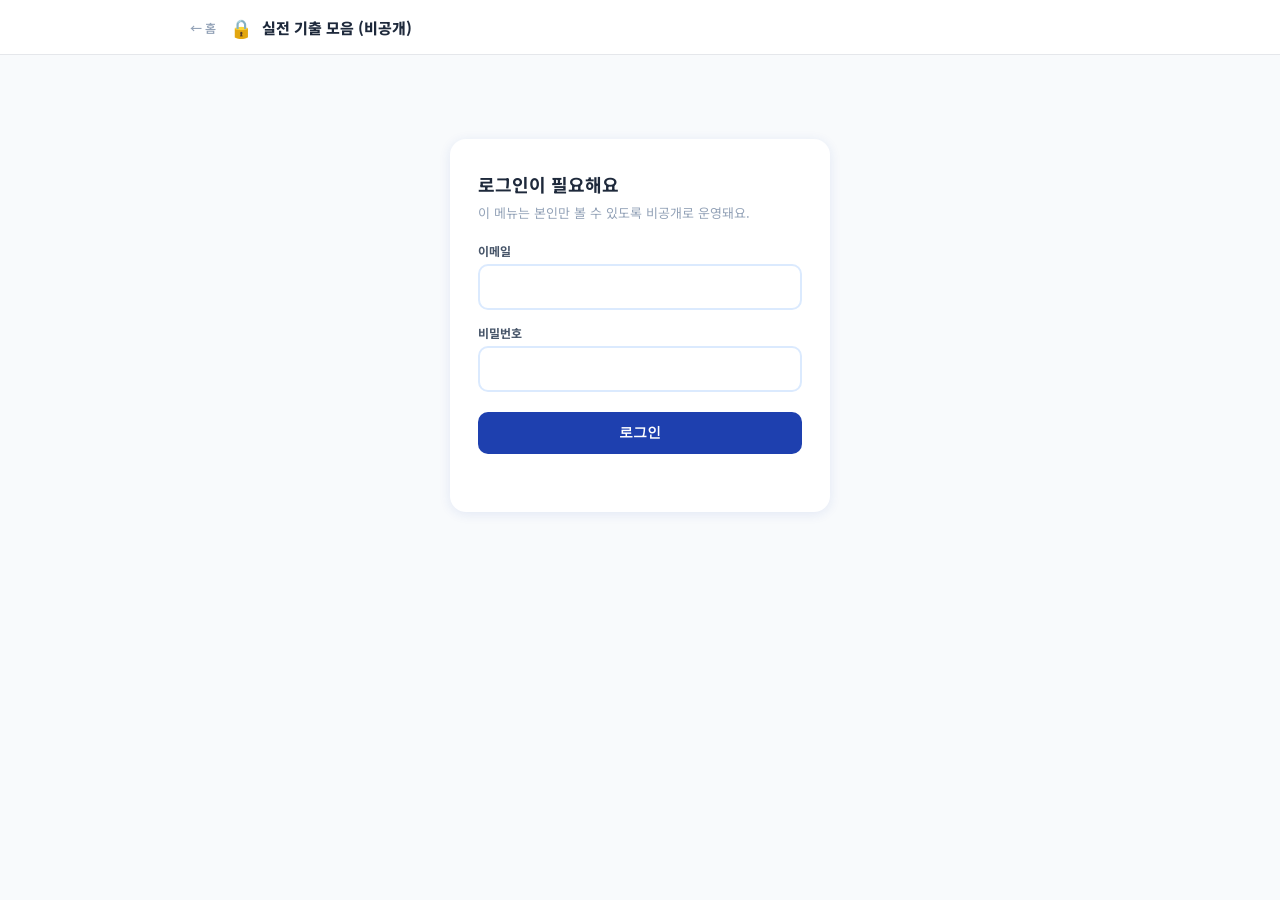
<file: 식물보호산업기사/기출모음.html>
<!DOCTYPE html>
<html lang="ko">
<head>
<meta charset="UTF-8">
<meta name="viewport" content="width=device-width, initial-scale=1.0">
<title>실전 기출 모음 (비공개) 🔒</title>
<link rel="preconnect" href="https://fonts.googleapis.com">
<link rel="preconnect" href="https://fonts.gstatic.com" crossorigin>
<link href="https://fonts.googleapis.com/css2?family=Noto+Sans+KR:wght@400;500;600;700;800;900&display=swap" rel="stylesheet">
<link rel="stylesheet" href="styles.css">
<style>
  body { background: #f8fafc; }
  header {
    background: var(--white); border-bottom: 1px solid #e5e7eb;
    padding: 14px 20px; position: sticky; top: 0; z-index: 100;
  }
  .header-inner { max-width: 900px; margin: 0 auto; display: flex; align-items: center; gap: 10px; }
  .header-inner .logo { font-size: 18px; }
  header h1 { font-size: 15px; font-weight: 800; color: var(--text-dark); flex: 1; }
  header a { color: var(--text-light) !important; font-size: 12px !important; }
  header a:hover { color: var(--green-dark) !important; }
  main { max-width: 900px; margin: 0 auto; padding: 24px 20px 60px; }

  .gate-wrap { max-width: 380px; margin: 60px auto; background: var(--white); border-radius: var(--radius); box-shadow: var(--shadow); padding: 32px 28px; }
  .gate-wrap h2 { font-size: 18px; margin-bottom: 6px; color: var(--text-dark); }
  .gate-wrap p { font-size: 13px; color: var(--text-light); margin-bottom: 20px; }
  .gate-field { margin-bottom: 14px; }
  .gate-field label { display:block; font-size:12px; font-weight:700; color: var(--text-mid); margin-bottom: 5px; }
  .gate-field input {
    width: 100%; padding: 11px 12px; border: 2px solid var(--green-pale); border-radius: var(--radius-sm);
    font-size: 14px; font-family: inherit; box-sizing: border-box;
  }
  .gate-field input:focus { outline: none; border-color: var(--green-mid); }
  .gate-submit {
    width: 100%; padding: 12px; border: none; border-radius: var(--radius-sm);
    background: var(--green-dark); color: #fff; font-weight: 800; font-size: 14px; cursor: pointer; margin-top: 6px;
  }
  .gate-submit:disabled { opacity: .6; cursor: default; }
  .gate-error { color: #dc2626; font-size: 12px; margin-top: 10px; min-height: 16px; }

  .exam-toolbar { display:flex; gap:8px; align-items:center; margin-bottom: 12px; flex-wrap: wrap; }
  .exam-search { flex: 1; min-width: 160px; padding: 9px 12px; border: 2px solid var(--green-pale); border-radius: var(--radius-sm); font-size:13px; font-family:inherit; }
  .logout-btn, .toggle-all-btn { background: var(--green-pale); color: var(--green-dark); border: none; border-radius: var(--radius-sm); padding: 9px 14px; font-size: 12px; font-weight:700; cursor:pointer; white-space:nowrap; }

  .set-nav { display:flex; gap:6px; flex-wrap:wrap; margin-bottom: 16px; }
  .set-nav-btn { background: var(--white); color: var(--text-mid); border: 1px solid var(--green-pale); border-radius: 20px; padding: 6px 12px; font-size: 12px; font-weight:700; cursor:pointer; }
  .set-nav-btn:hover { border-color: var(--green-mid); color: var(--green-dark); }

  .set-group { margin-bottom: 12px; }
  .set-title {
    display:flex; align-items:center; justify-content:space-between; gap:8px; cursor:pointer; user-select:none;
    font-size: 13px; font-weight: 800; color: var(--green-dark); padding: 12px 14px;
    background: var(--white); border-radius: var(--radius-sm); box-shadow: var(--shadow);
  }
  .set-title .chevron { font-size: 11px; color: var(--text-light); transition: transform .15s; flex-shrink:0; }
  .set-group.collapsed .set-title .chevron { transform: rotate(-90deg); }
  .set-body { margin-top: 8px; }
  .set-group.collapsed .set-body { display: none; }

  .qcard { background: var(--white); border-radius: var(--radius-sm); box-shadow: var(--shadow); padding: 14px 16px; margin-bottom: 10px; border-left: 4px solid var(--green-light); }
  .qcard-no { font-size: 11px; font-weight: 800; color: var(--green-mid); margin-bottom: 4px; }
  .qcard-q { font-size: 14px; color: var(--text-dark); line-height:1.55; margin-bottom: 8px; white-space: pre-wrap; }
  .qcard-toggle { font-size: 12px; color: var(--green-dark); font-weight:700; cursor: pointer; user-select: none; }
  .qcard-a { display:none; margin-top: 8px; padding-top: 8px; border-top: 1px dashed var(--green-pale); font-size: 13px; color: var(--text-mid); line-height:1.55; white-space: pre-wrap; }
  .qcard.open .qcard-a { display: block; }
  .qcard-a .quiz-mnemonic-hint { margin-top: 10px; white-space: normal; }
  .loading-msg, .empty-msg { text-align:center; color: var(--text-light); font-size: 13px; padding: 40px 0; }
</style>
</head>
<body>

<header>
  <div class="header-inner">
    <a href="index.html" style="color:rgba(255,255,255,0.75);font-size:13px;font-weight:600;text-decoration:none;margin-right:4px">← 홈</a>
    <span class="logo">🔒</span>
    <h1>실전 기출 모음 (비공개)</h1>
  </div>
</header>

<main>
  <div id="gate" class="gate-wrap">
    <h2>로그인이 필요해요</h2>
    <p>이 메뉴는 본인만 볼 수 있도록 비공개로 운영돼요.</p>
    <div class="gate-field">
      <label>이메일</label>
      <input type="email" id="gate-email" autocomplete="username">
    </div>
    <div class="gate-field">
      <label>비밀번호</label>
      <input type="password" id="gate-pw" autocomplete="current-password">
    </div>
    <button class="gate-submit" id="gate-submit">로그인</button>
    <div class="gate-error" id="gate-error"></div>
  </div>

  <div id="content" style="display:none">
    <div class="exam-toolbar">
      <input type="text" class="exam-search" id="search" placeholder="문제 내용 검색...">
      <button class="toggle-all-btn" id="toggle-all-btn">전체 펼치기</button>
      <button class="logout-btn" id="logout-btn">로그아웃</button>
    </div>
    <div class="set-nav" id="set-nav"></div>
    <div id="list"><div class="loading-msg">불러오는 중...</div></div>
  </div>
</main>

<script type="module">
import { createClient } from 'https://esm.sh/@supabase/supabase-js@2';

const supabase = createClient(
  'https://emaoowngreujdyxaigrd.supabase.co',
  'sb_publishable_mX_MJUevqR5VVTrbZqeu_A_l47nuhAq'
);

const gate = document.getElementById('gate');
const content = document.getElementById('content');
const gateError = document.getElementById('gate-error');
const submitBtn = document.getElementById('gate-submit');
let allRows = [];
let allTheories = [];
const openSets = new Set(); // sid들 중 펼쳐진 것

async function showApp() {
  gate.style.display = 'none';
  content.style.display = 'block';
  await loadQuestions();
}

async function loadQuestions() {
  const [qRes, tRes] = await Promise.all([
    supabase.from('moducbt_questions').select('*')
      .order('source_id', { ascending: true }).order('problem_no', { ascending: true }),
    supabase.from('cert_theories').select('id,title,keywords,acronym,mnemonic').eq('module', '식물보호산업기사')
  ]);

  if (qRes.error) {
    document.getElementById('list').innerHTML = `<div class="empty-msg">불러오기 실패: ${qRes.error.message}</div>`;
    return;
  }
  allRows = qRes.data || [];
  allTheories = tRes.data || [];
  renderSetNav();
  render(allRows);
}

function findRelatedTheory(r) {
  const text = `${r.question} ${r.answer}`;
  let best = null, bestScore = 0;
  allTheories.forEach(t => {
    let score = 0;
    (t.keywords || []).forEach(k => { if (k && text.includes(k)) score++; });
    if (score > bestScore) { bestScore = score; best = t; }
  });
  return bestScore > 0 ? best : null;
}

function renderSetNav() {
  const groups = {};
  allRows.forEach(r => { (groups[r.source_id] = groups[r.source_id] || []).push(r); });
  const sids = sortSids(Object.keys(groups));
  const nav = document.getElementById('set-nav');
  nav.innerHTML = sids.map(sid => {
    const label = SET_LABELS[sid] || sid;
    return `<button class="set-nav-btn" data-sid="${sid}">${label}</button>`;
  }).join('');
  nav.querySelectorAll('.set-nav-btn').forEach(btn => {
    btn.addEventListener('click', () => {
      const sid = btn.dataset.sid;
      openSets.add(sid);
      render(allRows);
      document.getElementById(`set-${sid}`)?.scrollIntoView({ behavior: 'smooth', block: 'start' });
    });
  });
}

function sortSids(sids) {
  return sids.slice().sort((a, b) => {
    const la = SET_LABELS[a], lb = SET_LABELS[b];
    if (la && lb) return la.localeCompare(lb, 'ko');
    if (la) return -1;
    if (lb) return 1;
    return 0;
  });
}

const SET_LABELS = {
  '3404': '2023년 1회',
  '3419': '2023년 2회',
  '3420': '2023년 4회',
  '3422': '2024년 1회',
  '4940': '2024년 2회',
  '10899': '2024년 3회',
  '9467': '2025년 1회',
  '10897': '2025년 2회',
  '13462': '2025년 3회'
};

function render(rows, searching = false) {
  const list = document.getElementById('list');
  if (!rows.length) {
    list.innerHTML = '<div class="empty-msg">검색 결과가 없어요.</div>';
    return;
  }
  const groups = {};
  rows.forEach(r => {
    (groups[r.source_id] = groups[r.source_id] || []).push(r);
  });
  let html = '';
  const sortedSids = sortSids(Object.keys(groups));
  sortedSids.forEach((sid, idx) => {
    const label = SET_LABELS[sid] || `기출 세트 ${idx + 1}`;
    const isOpen = searching || openSets.has(sid);
    html += `<div class="set-group${isOpen ? '' : ' collapsed'}" id="set-${sid}">
      <div class="set-title" data-sid="${sid}">
        <span>📄 ${label} 기출복원문제 (${groups[sid].length}문항)</span>
        <span class="chevron">▼</span>
      </div>
      <div class="set-body">`;
    groups[sid].forEach(r => {
      const t = findRelatedTheory(r);
      const hintHtml = t && (t.acronym || t.mnemonic) ? `
        <div class="quiz-mnemonic-hint">
          ${t.acronym ? `<div class="acronym-box">🔤 <strong>두문자 암기</strong><br>${escapeHtml(t.acronym)}</div>` : ''}
          ${t.mnemonic ? `<div class="mnemonic-box">💡 <strong>연상 암기</strong><br>${escapeHtml(t.mnemonic)}</div>` : ''}
        </div>` : '';
      html += `
        <div class="qcard">
          <div class="qcard-no">문제 ${r.problem_no}</div>
          <div class="qcard-q">${escapeHtml(r.question)}</div>
          <div class="qcard-toggle" onclick="this.parentElement.classList.toggle('open')">정답 보기 ▾</div>
          <div class="qcard-a">${escapeHtml(r.answer)}${hintHtml}</div>
        </div>`;
    });
    html += `</div></div>`;
  });
  list.innerHTML = html;
  list.querySelectorAll('.set-title').forEach(el => {
    el.addEventListener('click', () => {
      const sid = el.dataset.sid;
      if (openSets.has(sid)) openSets.delete(sid); else openSets.add(sid);
      el.closest('.set-group').classList.toggle('collapsed');
    });
  });
}

function escapeHtml(s) {
  return String(s ?? '').replace(/[&<>"']/g, c => ({ '&':'&amp;','<':'&lt;','>':'&gt;','"':'&quot;',"'":'&#39;' }[c]));
}

document.getElementById('search').addEventListener('input', (e) => {
  const q = e.target.value.trim();
  if (!q) { render(allRows); return; }
  render(allRows.filter(r => r.question.includes(q) || r.answer.includes(q)), true);
});

document.getElementById('logout-btn').addEventListener('click', async () => {
  await supabase.auth.signOut();
  location.reload();
});

const toggleAllBtn = document.getElementById('toggle-all-btn');
toggleAllBtn.addEventListener('click', () => {
  const groups = {};
  allRows.forEach(r => { (groups[r.source_id] = groups[r.source_id] || []).push(r); });
  const sids = Object.keys(groups);
  const allOpen = sids.every(sid => openSets.has(sid));
  if (allOpen) { openSets.clear(); toggleAllBtn.textContent = '전체 펼치기'; }
  else { sids.forEach(sid => openSets.add(sid)); toggleAllBtn.textContent = '전체 접기'; }
  const q = document.getElementById('search').value.trim();
  render(q ? allRows.filter(r => r.question.includes(q) || r.answer.includes(q)) : allRows, !!q);
});

submitBtn.addEventListener('click', doLogin);
document.getElementById('gate-pw').addEventListener('keydown', (e) => { if (e.key === 'Enter') doLogin(); });

async function doLogin() {
  const email = document.getElementById('gate-email').value.trim();
  const password = document.getElementById('gate-pw').value;
  gateError.textContent = '';
  submitBtn.disabled = true;
  const { error } = await supabase.auth.signInWithPassword({ email, password });
  submitBtn.disabled = false;
  if (error) {
    gateError.textContent = '로그인 실패: 이메일 또는 비밀번호를 확인해주세요.';
    return;
  }
  showApp();
}

// restore existing session
supabase.auth.getSession().then(({ data }) => {
  if (data.session) showApp();
});
</script>

</body>
</html>
</file>
<file: 식물보호산업기사/styles.css>
:root {
  --green-dark: #1e40af;
  --green-mid: #2563eb;
  --green-light: #60a5fa;
  --green-pale: #dbeafe;
  --green-bg: #f0f6ff;
  --text-dark: #1e293b;
  --text-mid: #475569;
  --text-light: #94a3b8;
  --white: #ffffff;
  --shadow: 0 2px 12px rgba(30,64,175,0.10);
  --shadow-hover: 0 6px 24px rgba(30,64,175,0.18);
  --radius: 16px;
  --radius-sm: 10px;
  --correct: #2d6a4f;
  --wrong: #c0392b;
  --correct-bg: #d8f3dc;
  --wrong-bg: #fde8e8;
  --beginner: #27ae60;
  --intermediate: #2980b9;
  --advanced: #8e44ad;
  --beginner-bg: #eafaf1;
  --intermediate-bg: #ebf5fb;
  --advanced-bg: #f5eef8;
}

* { box-sizing: border-box; margin: 0; padding: 0; }

body {
  font-family: 'Noto Sans KR', sans-serif;
  background: #f8fafc;
  color: var(--text-dark);
  min-height: 100vh;
}

/* ── 전체 사이트 로그인 게이트 ── */
.gate-wrap { max-width: 380px; margin: 80px auto; background: var(--white); border-radius: var(--radius); box-shadow: var(--shadow); padding: 32px 28px; }
.gate-wrap h2 { font-size: 18px; margin-bottom: 6px; color: var(--text-dark); }
.gate-wrap p { font-size: 13px; color: var(--text-light); margin-bottom: 20px; }
.gate-field { margin-bottom: 14px; }
.gate-field label { display: block; font-size: 12px; font-weight: 700; color: var(--text-mid); margin-bottom: 5px; }
.gate-field input {
  width: 100%; padding: 11px 12px; border: 2px solid var(--green-pale); border-radius: var(--radius-sm);
  font-size: 14px; font-family: inherit; box-sizing: border-box;
}
.gate-field input:focus { outline: none; border-color: var(--green-mid); }
.gate-submit {
  width: 100%; padding: 12px; border: none; border-radius: var(--radius-sm);
  background: var(--green-dark); color: #fff; font-weight: 800; font-size: 14px; cursor: pointer; margin-top: 6px;
}
.gate-submit:disabled { opacity: .6; cursor: default; }
.gate-error { color: #dc2626; font-size: 12px; margin-top: 10px; min-height: 16px; }

.logo { font-size: 22px; }

/* ── App Shell: Sidebar Dashboard Layout ── */
.app-shell { display: flex; min-height: 100vh; align-items: stretch; }

.sidebar {
  width: 220px;
  flex-shrink: 0;
  background: var(--white);
  border-right: 1px solid #e5e7eb;
  padding: 22px 14px;
  display: flex;
  flex-direction: column;
  gap: 4px;
  position: sticky;
  top: 0;
  align-self: flex-start;
  height: 100vh;
  overflow-y: auto;
}
.sidebar-brand { display: flex; align-items: center; gap: 10px; padding: 4px 10px 6px; }
.sidebar-brand .logo { font-size: 24px; }
.sidebar-brand .name { font-size: 13px; font-weight: 800; color: var(--text-dark); line-height: 1.35; }
.sidebar-back {
  font-size: 11px; color: var(--text-light); text-decoration: none;
  padding: 0 10px 16px; display: block; font-weight: 600;
}
.sidebar-back:hover { color: var(--green-dark); }
.sidebar nav { display: flex; flex-direction: column; gap: 2px; }
.sidebar nav button, .sidebar nav a {
  display: flex; align-items: center; gap: 10px; width: 100%; text-align: left;
  padding: 10px 12px; border-radius: var(--radius-sm); border: none; background: transparent;
  font-family: inherit; font-size: 13px; font-weight: 600; color: var(--text-mid); cursor: pointer;
  text-decoration: none; transition: background .15s, color .15s;
}
.sidebar nav button:hover, .sidebar nav a:hover { background: var(--green-bg); color: var(--green-dark); }
.sidebar nav button.active { background: var(--green-pale); color: var(--green-dark); font-weight: 800; }

.main-content { flex: 1; min-width: 0; }

/* ── Main ── */
main { max-width: 900px; margin: 0 auto; padding: 28px 24px 80px; }
.page { display: none; }
.page.active { display: block; }

.page-title-row { margin-bottom: 20px; }
.page-title-row h2 { font-size: 20px; font-weight: 900; color: var(--text-dark); margin-bottom: 4px; }
.page-title-row p { font-size: 13px; color: var(--text-light); }

/* ── Section Title ── */
.section-title {
  font-size: 15px;
  font-weight: 800;
  color: var(--text-dark);
  margin-bottom: 12px;
  display: flex;
  align-items: center;
  gap: 8px;
}

.info-link-card {
  display: flex; align-items: center; gap: 10px; background: var(--white);
  border: 1px solid #e5e7eb; border-radius: var(--radius-sm); padding: 14px 18px;
  margin-bottom: 20px; text-decoration: none; color: var(--text-dark); font-size: 13px; font-weight: 700;
}
.info-link-card span { margin-left: auto; color: var(--text-light); font-weight: 500; font-size: 12px; }
.info-box {
  background: var(--white); border: 1px solid #e5e7eb; border-radius: var(--radius-sm);
  padding: 16px 18px; font-size: 13px; color: var(--text-mid); line-height: 1.8;
}

/* ══════════════════════════════════
   HOME - 통계 타일 + 단계 표
══════════════════════════════════ */
.stat-row { display: flex; gap: 12px; flex-wrap: wrap; margin-bottom: 20px; }
.stat-tile {
  flex: 1; min-width: 130px; background: var(--white); border: 1px solid #e5e7eb;
  border-radius: var(--radius-sm); padding: 14px 16px;
}
.stat-tile .stat-label { font-size: 11px; color: var(--text-light); font-weight: 700; margin-bottom: 6px; }
.stat-tile .stat-value { font-size: 22px; font-weight: 900; color: var(--text-dark); }
.stat-tile .stat-value.accent { color: var(--green-dark); }

.stage-table-wrap {
  background: var(--white); border: 1px solid #e5e7eb; border-radius: var(--radius-sm);
  overflow: hidden; margin-bottom: 20px; overflow-x: auto;
}
.stage-table { width: 100%; border-collapse: collapse; font-size: 13px; }
.stage-table th {
  text-align: left; padding: 11px 16px; background: #f8fafc; color: var(--text-light);
  font-size: 11px; font-weight: 700; border-bottom: 1px solid #e5e7eb; white-space: nowrap;
}
.stage-table td { padding: 13px 16px; border-bottom: 1px solid #f1f5f9; color: var(--text-dark); vertical-align: middle; white-space: nowrap; }
.stage-table tr:last-child td { border-bottom: none; }
.stage-table tr.locked td { color: var(--text-light); }
.stage-name-cell { font-weight: 800; }
.mini-bar { width: 60px; height: 6px; background: var(--green-pale); border-radius: 4px; overflow: hidden; display: inline-block; vertical-align: middle; margin-right: 6px; }
.mini-bar-fill { display: block; height: 100%; background: var(--green-mid); }
.table-btn {
  padding: 6px 12px; border-radius: 8px; border: none; font-size: 12px; font-weight: 700;
  cursor: pointer; margin-right: 6px;
}
.table-btn.primary { background: var(--green-dark); color: #fff; }
.table-btn.secondary { background: var(--green-pale); color: var(--green-dark); }
.table-btn:disabled { opacity: .4; cursor: not-allowed; }
.table-btn:hover:not(:disabled) { opacity: .88; }

@media (max-width: 860px) {
  .app-shell { flex-direction: column; }
  .stat-row { flex-direction: column; }
  .stat-tile { min-width: 0; }
  .sidebar {
    width: 100%; height: auto; position: static; flex-direction: row;
    overflow-x: visible; border-right: none; border-bottom: 1px solid #e5e7eb; padding: 10px 12px;
  }
  .sidebar-brand, .sidebar-back { display: none; }
  .sidebar nav { flex-direction: row; flex-wrap: wrap; gap: 6px; justify-content: center; }
  .sidebar nav button, .sidebar nav a { width: auto; flex: 0 0 auto; white-space: nowrap; }
  main { padding: 18px 16px 70px; }

  .stage-table-wrap { overflow-x: visible; border: none; background: transparent; }
  .stage-table, .stage-table thead, .stage-table tbody, .stage-table tr, .stage-table td { display: block; width: 100%; }
  .stage-table thead { display: none; }
  .stage-table tr {
    background: var(--white); border: 1px solid #e5e7eb; border-radius: var(--radius-sm);
    padding: 12px 14px; margin-bottom: 10px; white-space: normal;
  }
  .stage-table td { padding: 3px 0; border-bottom: none; white-space: normal; font-size: 13px; }
  .stage-table td[data-label]::before {
    content: attr(data-label); display: inline-block; min-width: 46px;
    font-size: 11px; font-weight: 700; color: var(--text-light); margin-right: 8px;
  }
  .stage-table td:first-child { margin-bottom: 6px; }
  .stage-table .table-btn { margin-top: 4px; }

  .sidebar nav button, .sidebar nav a { padding: 12px 14px; }
}

/* ══════════════════════════════════
   REVIEW WIDGET (에빙하우스 SRS)
══════════════════════════════════ */
.review-card {
  display: flex; align-items: center; gap: 14px;
  border-radius: var(--radius); padding: 16px 18px;
  margin-bottom: 20px; box-shadow: var(--shadow);
}
.review-card.due { background: linear-gradient(135deg, #fef3c7 0%, #fde68a 100%); border: 2px solid #f59e0b; }
.review-card.clear { background: var(--white); border: 2px solid var(--green-pale); }
.review-card-icon { font-size: 32px; flex-shrink: 0; }
.review-card-body { flex: 1; }
.review-card-title { font-size: 15px; font-weight: 800; color: var(--text-dark); }
.review-card-desc { font-size: 12px; color: var(--text-mid); margin-top: 2px; }
.review-card-btn {
  background: #f59e0b; color: #fff; border: none; border-radius: var(--radius-sm);
  padding: 11px 18px; font-size: 13px; font-weight: 800; cursor: pointer; white-space: nowrap;
  transition: all .2s;
}
.review-card-btn:hover { background: #d97706; }

/* ══════════════════════════════════
   학습 관리 (D-day · 스트릭 · 백업)
══════════════════════════════════ */
.manage-card {
  display: flex; gap: 0; background: var(--white); border: 1px solid #e5e7eb;
  border-radius: var(--radius); margin-bottom: 20px; overflow: hidden;
}
.manage-col {
  flex: 1; padding: 16px 14px; text-align: center; display: flex; flex-direction: column;
  align-items: center; justify-content: center; gap: 6px;
  border-right: 1px solid #f1f5f9;
}
.manage-col:last-child { border-right: none; }
.dday-value { font-size: 22px; font-weight: 900; color: var(--green-dark); }
.dday-label { font-size: 11px; color: var(--text-light); }
.dday-empty { font-size: 11px; color: var(--text-light); line-height: 1.5; }
.streak-value { font-size: 22px; font-weight: 900; color: #d97706; }
.manage-mini-btn {
  background: var(--green-pale); color: var(--green-dark); border: none; border-radius: 20px;
  padding: 5px 12px; font-size: 11px; font-weight: 700; cursor: pointer; margin-top: 2px;
}
.manage-mini-btn:hover { background: var(--green-dark); color: var(--white); }
@media (max-width: 500px) {
  .manage-card { flex-direction: column; }
  .manage-col { border-right: none; border-bottom: 1px solid #f1f5f9; }
  .manage-col:last-child { border-bottom: none; flex-direction: row; gap: 10px; }
}

/* ══════════════════════════════════
   THEORY
══════════════════════════════════ */
.filter-bar { display: flex; gap: 8px; flex-wrap: wrap; margin-bottom: 16px; }
.filter-btn {
  padding: 6px 14px;
  border: 2px solid var(--green-pale);
  border-radius: 20px;
  background: var(--white);
  color: var(--text-mid);
  font-size: 12px;
  font-weight: 700;
  cursor: pointer;
  transition: all .18s;
}
.filter-btn:hover, .filter-btn.active { background: var(--green-dark); color: var(--white); border-color: var(--green-dark); }
.filter-btn.level-btn-초급.active { background: var(--beginner); border-color: var(--beginner); }
.filter-btn.level-btn-중급.active { background: var(--intermediate); border-color: var(--intermediate); }
.filter-btn.level-btn-고급.active { background: var(--advanced); border-color: var(--advanced); }

.theory-list { display: flex; flex-direction: column; gap: 10px; }
.theory-card {
  background: var(--white);
  border-radius: var(--radius);
  padding: 18px 20px;
  box-shadow: var(--shadow);
  cursor: pointer;
  border-left: 5px solid var(--green-light);
  transition: all .2s;
  display: flex;
  align-items: flex-start;
  gap: 14px;
}
.theory-card.read { border-left-color: var(--green-light); }
.theory-card.level-초급 { border-left-color: var(--beginner); }
.theory-card.level-중급 { border-left-color: var(--intermediate); }
.theory-card.level-고급 { border-left-color: var(--advanced); }
.theory-card:hover { box-shadow: var(--shadow-hover); transform: translateX(3px); }
.theory-card-info { flex: 1; }
.bookmark-star-btn {
  background: none; border: none; cursor: pointer; font-size: 18px;
  padding: 2px 4px; line-height: 1; align-self: flex-start; flex-shrink: 0;
}
.bookmark-toggle-btn {
  margin-left: auto; background: var(--green-pale); color: var(--green-dark);
  border: none; border-radius: 20px; padding: 5px 12px; font-size: 12px;
  font-weight: 700; cursor: pointer; transition: all .18s;
}
.bookmark-toggle-btn:hover { background: var(--green-dark); color: var(--white); }
.mnemonic-box {
  background: #fffbeb; border: 2px dashed #f59e0b; border-radius: var(--radius-sm);
  padding: 14px 16px; margin-bottom: 20px; font-size: 13px; line-height: 1.7; color: #92400e;
}
.mnemonic-box strong { color: #b45309; }
.acronym-box {
  background: #f5f3ff; border: 2px dashed #8b5cf6; border-radius: var(--radius-sm);
  padding: 14px 16px; margin-bottom: 12px; font-size: 13px; line-height: 1.7; color: #5b21b6;
}
.acronym-box strong { color: #6d28d9; }
.quiz-mnemonic-hint { margin-top: 4px; }
.quiz-mnemonic-hint .acronym-box, .quiz-mnemonic-hint .mnemonic-box { margin-bottom: 8px; }
.quiz-mnemonic-hint > div:last-child { margin-bottom: 0; }

/* ══════════════════════════════════
   암기 카드 (플래시카드)
══════════════════════════════════ */
.flashcard-wrap { display: flex; flex-direction: column; align-items: center; gap: 16px; padding: 8px 0 20px; }
.flashcard-progress { font-size: 12px; color: var(--text-light); font-weight: 700; }
.flashcard { width: 100%; max-width: 480px; height: 280px; perspective: 1200px; cursor: pointer; }
.flashcard-inner {
  position: relative; width: 100%; height: 100%; transition: transform .5s;
  transform-style: preserve-3d;
}
.flashcard.flipped .flashcard-inner { transform: rotateY(180deg); }
.flashcard-front, .flashcard-back {
  position: absolute; inset: 0; backface-visibility: hidden; -webkit-backface-visibility: hidden;
  border-radius: var(--radius); box-shadow: var(--shadow); padding: 26px;
  display: flex; flex-direction: column; justify-content: center; align-items: center; text-align: center;
  border: 1px solid #e5e7eb;
}
.flashcard-front { background: var(--white); gap: 10px; }
.flashcard-back {
  background: var(--green-bg); transform: rotateY(180deg); overflow-y: auto;
  align-items: flex-start; text-align: left; gap: 4px;
}
.flashcard-title { font-size: 19px; font-weight: 900; color: var(--text-dark); line-height: 1.4; }
.flashcard-hint { font-size: 11px; color: var(--text-light); margin-top: 8px; }
.flashcard-back .acronym-line, .flashcard-back .mnemonic-line {
  font-size: 13px; line-height: 1.65; margin-bottom: 10px; color: var(--text-mid);
}
.flashcard-back .acronym-line strong { color: #6d28d9; }
.flashcard-back .mnemonic-line strong { color: #b45309; }
.flashcard-controls { display: flex; gap: 10px; align-items: center; }
.flashcard-nav-btn {
  padding: 10px 18px; border-radius: var(--radius-sm); border: none;
  background: var(--green-pale); color: var(--green-dark); font-weight: 700; font-size: 13px; cursor: pointer;
}
.flashcard-shuffle-btn {
  padding: 10px 14px; border-radius: var(--radius-sm); border: none;
  background: var(--green-dark); color: #fff; font-weight: 700; font-size: 13px; cursor: pointer;
}
.flashcard-nav-btn:hover, .flashcard-shuffle-btn:hover { opacity: .88; }
.flashcard-empty { text-align: center; color: var(--text-light); padding: 40px 0; font-size: 13px; }
.theory-card-meta { display: flex; gap: 8px; align-items: center; margin-bottom: 5px; }
.level-tag {
  font-size: 10px;
  font-weight: 700;
  padding: 2px 8px;
  border-radius: 20px;
}
.level-tag.초급 { background: var(--beginner-bg); color: var(--beginner); }
.level-tag.중급 { background: var(--intermediate-bg); color: var(--intermediate); }
.level-tag.고급 { background: var(--advanced-bg); color: var(--advanced); }
.subject-tag-small { font-size: 10px; color: var(--text-light); font-weight: 600; }
.theory-card-title { font-size: 16px; font-weight: 700; margin-bottom: 4px; }
.theory-card-summary { font-size: 12px; color: var(--text-light); }
.theory-card-keywords { display: flex; gap: 6px; flex-wrap: wrap; margin-top: 8px; }
.keyword-tag { background: var(--green-pale); color: var(--green-dark); border-radius: 20px; padding: 2px 9px; font-size: 10px; font-weight: 600; }
.read-badge { font-size: 14px; }

/* Theory Detail */
.back-btn {
  display: inline-flex; align-items: center; gap: 6px;
  background: none; border: none;
  color: var(--green-dark); font-size: 14px; font-weight: 600;
  cursor: pointer; padding: 8px 0; margin-bottom: 16px;
}
.back-btn:hover { color: var(--green-mid); }

.theory-detail-card { background: var(--white); border-radius: var(--radius); padding: 28px; box-shadow: var(--shadow); }
.theory-detail-meta { display: flex; gap: 8px; align-items: center; margin-bottom: 8px; }
.theory-detail-title { font-size: 22px; font-weight: 800; margin-bottom: 20px; }

.illustration-wrap { margin-bottom: 20px; display: flex; justify-content: center; }

.theory-section { margin-bottom: 20px; }
.theory-section h4 {
  font-size: 13px; font-weight: 700; color: var(--green-dark);
  background: var(--green-pale); padding: 6px 12px;
  border-radius: var(--radius-sm); margin-bottom: 10px; display: inline-block;
}
.theory-section ul { padding-left: 18px; }
.theory-section li { margin-bottom: 6px; font-size: 14px; line-height: 1.7; color: var(--text-mid); }
.theory-section p { font-size: 14px; line-height: 1.7; color: var(--text-mid); }
.formula {
  background: var(--green-pale); border-left: 4px solid var(--green-mid);
  padding: 12px 16px; border-radius: 0 var(--radius-sm) var(--radius-sm) 0;
  font-family: monospace; font-size: 14px; color: var(--green-dark); font-weight: 600;
}
.compare-table { width: 100%; border-collapse: collapse; font-size: 13px; margin-top: 8px; }
.compare-table th { background: var(--green-dark); color: var(--white); padding: 10px 12px; text-align: left; font-weight: 700; }
.compare-table td { padding: 9px 12px; border-bottom: 1px solid var(--green-pale); color: var(--text-mid); }
.compare-table tr:hover td { background: var(--green-bg); }

.related-quiz-btn {
  display: inline-flex; align-items: center; gap: 8px;
  margin-top: 24px; background: var(--green-dark);
  color: var(--white); border: none; border-radius: var(--radius-sm);
  padding: 12px 22px; font-size: 14px; font-weight: 700;
  cursor: pointer; transition: all .2s;
}
.related-quiz-btn:hover { background: var(--green-mid); }

/* ══════════════════════════════════
   QUIZ
══════════════════════════════════ */
/* Setup */
.quiz-level-tabs { display: flex; gap: 8px; margin-bottom: 20px; flex-wrap: wrap; }
.quiz-level-tab {
  flex: 1; min-width: 100px;
  padding: 14px 12px; border-radius: var(--radius-sm);
  border: 2px solid var(--green-pale); background: var(--white);
  text-align: center; cursor: pointer; transition: all .2s;
  font-size: 14px; font-weight: 700; color: var(--text-mid);
}
.quiz-level-tab.sel-초급 { background: var(--beginner-bg); border-color: var(--beginner); color: var(--beginner); }
.quiz-level-tab.sel-중급 { background: var(--intermediate-bg); border-color: var(--intermediate); color: var(--intermediate); }
.quiz-level-tab.sel-고급 { background: var(--advanced-bg); border-color: var(--advanced); color: var(--advanced); }
.quiz-level-tab.sel-전체 { background: var(--green-pale); border-color: var(--green-dark); color: var(--green-dark); }
.quiz-level-tab .tab-icon { font-size: 22px; display: block; margin-bottom: 4px; }
.quiz-level-tab .tab-count { font-size: 11px; opacity: .7; display: block; margin-top: 2px; font-weight: 400; }

.quiz-mode-grid { display: grid; grid-template-columns: repeat(auto-fill, minmax(150px,1fr)); gap: 10px; margin-bottom: 20px; }
.quiz-mode-btn {
  background: var(--white); border: 2px solid var(--green-pale);
  border-radius: var(--radius-sm); padding: 16px 12px;
  cursor: pointer; text-align: center; transition: all .2s;
}
.quiz-mode-btn:hover, .quiz-mode-btn.selected { border-color: var(--green-dark); background: var(--green-pale); }
.quiz-mode-btn .mode-icon { font-size: 26px; margin-bottom: 8px; display: block; }
.quiz-mode-btn .mode-title { font-size: 13px; font-weight: 700; color: var(--green-dark); }
.quiz-mode-btn .mode-desc { font-size: 11px; color: var(--text-light); margin-top: 3px; }

.start-quiz-btn {
  width: 100%; background: var(--green-dark); color: var(--white);
  border: none; border-radius: var(--radius); padding: 16px;
  font-size: 16px; font-weight: 800; cursor: pointer; transition: all .2s;
}
.start-quiz-btn:hover { background: var(--green-mid); }
.start-quiz-btn:disabled { opacity: .4; cursor: not-allowed; }

/* Player */
.quiz-player { display: none; }
.quiz-player.active { display: block; }

.quiz-progress-bar { background: var(--green-pale); border-radius: 10px; height: 8px; margin-bottom: 20px; overflow: hidden; }
.quiz-progress-fill { height: 100%; border-radius: 10px; transition: width .3s; background: var(--green-mid); }

.mock-timer {
  display: inline-block; background: var(--text-dark); color: #fff;
  font-weight: 800; font-size: 15px; padding: 8px 16px; border-radius: 20px;
  margin-bottom: 14px; letter-spacing: .5px;
}
.mock-timer.low { background: var(--wrong); animation: mockPulse 1s infinite; }
@keyframes mockPulse { 0%,100% { opacity: 1; } 50% { opacity: .6; } }

.quiz-meta { display: flex; justify-content: space-between; align-items: center; margin-bottom: 6px; }
.quiz-subject-tag { background: var(--green-pale); color: var(--green-dark); border-radius: 20px; padding: 4px 12px; font-size: 11px; font-weight: 700; }
.quiz-level-tag-small { border-radius: 20px; padding: 4px 10px; font-size: 11px; font-weight: 700; }
.quiz-level-tag-small.초급 { background: var(--beginner-bg); color: var(--beginner); }
.quiz-level-tag-small.중급 { background: var(--intermediate-bg); color: var(--intermediate); }
.quiz-level-tag-small.고급 { background: var(--advanced-bg); color: var(--advanced); }
.quiz-num { font-size: 12px; color: var(--text-light); font-weight: 600; }

.quiz-question {
  font-size: 16px; font-weight: 700; line-height: 1.65;
  color: var(--text-dark); margin-bottom: 20px; padding: 18px;
  background: var(--green-bg); border-radius: var(--radius-sm);
  border-left: 4px solid var(--green-mid);
}

/* O/X 버튼 */
.ox-choices { display: grid; grid-template-columns: 1fr 1fr; gap: 12px; margin-bottom: 4px; }
.ox-btn {
  border: 3px solid var(--green-pale); border-radius: var(--radius);
  padding: 24px; text-align: center; cursor: pointer;
  font-size: 36px; font-weight: 900; background: var(--white);
  transition: all .2s;
}
.ox-btn:hover:not(:disabled) { transform: scale(1.04); }
.ox-btn.ox-o { color: #e74c3c; }
.ox-btn.ox-x { color: #2980b9; }
.ox-btn.ox-o:hover:not(:disabled) { border-color: #e74c3c; background: #fde8e8; }
.ox-btn.ox-x:hover:not(:disabled) { border-color: #2980b9; background: #ebf5fb; }
.ox-btn.correct { background: var(--correct-bg) !important; border-color: var(--correct) !important; }
.ox-btn.wrong { background: var(--wrong-bg) !important; border-color: var(--wrong) !important; }
.ox-btn:disabled { cursor: default; }

/* 일반 선택지 */
.choices { display: flex; flex-direction: column; gap: 9px; }
.choice-btn {
  background: var(--white); border: 2px solid var(--green-pale);
  border-radius: var(--radius-sm); padding: 13px 16px;
  text-align: left; cursor: pointer; font-size: 14px; color: var(--text-mid);
  transition: all .18s; display: flex; align-items: flex-start;
  gap: 10px; line-height: 1.5;
}
.choice-btn:hover:not(:disabled) { border-color: var(--green-mid); background: var(--green-pale); }
.choice-num {
  background: var(--green-pale); color: var(--green-dark); border-radius: 50%;
  width: 24px; height: 24px; display: flex; align-items: center; justify-content: center;
  font-size: 12px; font-weight: 700; flex-shrink: 0; margin-top: 1px;
}
.choice-btn.correct { background: var(--correct-bg); border-color: var(--correct); color: var(--correct); }
.choice-btn.correct .choice-num { background: var(--correct); color: var(--white); }
.choice-btn.wrong { background: var(--wrong-bg); border-color: var(--wrong); color: var(--wrong); }
.choice-btn.wrong .choice-num { background: var(--wrong); color: var(--white); }
.choice-btn:disabled { cursor: default; }

/* 단답형(필답형) 입력 */
.short-answer-wrap { display: flex; flex-direction: column; gap: 12px; }
.short-answer-input {
  border: 2px solid var(--green-pale); border-radius: var(--radius-sm);
  padding: 14px 16px; font-size: 15px; font-family: 'Noto Sans KR', sans-serif;
  color: var(--text-dark); transition: border-color .18s;
}
.short-answer-input:focus { outline: none; border-color: var(--green-mid); }
.short-check-btn {
  background: var(--green-dark); color: var(--white); border: none;
  border-radius: var(--radius-sm); padding: 13px; font-size: 15px;
  font-weight: 700; cursor: pointer; transition: all .2s;
}
.short-check-btn:hover { background: var(--green-mid); }
.short-answer-reveal {
  background: var(--green-bg); border: 2px solid var(--green-pale);
  border-radius: var(--radius-sm); padding: 14px 16px; font-size: 14px;
  color: var(--text-mid); line-height: 1.6;
}
.short-answer-reveal strong { color: var(--green-dark); }
.short-grade-row { display: flex; gap: 10px; }
.short-grade-btn {
  flex: 1; border: 2px solid var(--green-pale); background: var(--white);
  border-radius: var(--radius-sm); padding: 13px; font-size: 14px;
  font-weight: 700; cursor: pointer; transition: all .18s; color: var(--text-mid);
}
.short-grade-btn.grade-correct:hover { border-color: var(--correct); background: var(--correct-bg); color: var(--correct); }
.short-grade-btn.grade-wrong:hover { border-color: var(--wrong); background: var(--wrong-bg); color: var(--wrong); }

/* Result panel */
.quiz-result-panel { display: none; margin-top: 18px; padding: 18px; border-radius: var(--radius-sm); }
.quiz-result-panel.correct { background: var(--correct-bg); border: 2px solid var(--correct); }
.quiz-result-panel.wrong { background: var(--wrong-bg); border: 2px solid var(--wrong); }
.quiz-result-panel.active { display: block; }
.result-label { font-size: 16px; font-weight: 800; margin-bottom: 8px; }
.result-label.correct { color: var(--correct); }
.result-label.wrong { color: var(--wrong); }
.result-explanation { font-size: 14px; line-height: 1.7; color: var(--text-mid); }

.quiz-action-row { display: flex; gap: 10px; margin-top: 14px; flex-wrap: wrap; }
.quiz-next-btn { flex: 1; min-width: 120px; background: var(--green-dark); color: var(--white); border: none; border-radius: var(--radius-sm); padding: 13px; font-size: 15px; font-weight: 700; cursor: pointer; transition: all .2s; }
.quiz-next-btn:hover { background: var(--green-mid); }
.view-theory-btn { background: var(--white); border: 2px solid var(--green-mid); color: var(--green-dark); border-radius: var(--radius-sm); padding: 13px 14px; font-size: 13px; font-weight: 600; cursor: pointer; transition: all .2s; }
.view-theory-btn:hover { background: var(--green-pale); }

/* Finish */
.quiz-finish { display: none; text-align: center; }
.quiz-finish.active { display: block; }
.finish-card { background: var(--white); border-radius: var(--radius); padding: 40px 24px; box-shadow: var(--shadow); }
.finish-score { font-size: 56px; font-weight: 900; color: var(--green-dark); }
.finish-label { font-size: 16px; color: var(--text-light); margin-bottom: 8px; }
.finish-msg { font-size: 14px; color: var(--text-mid); margin-bottom: 28px; line-height: 1.6; }
.finish-actions { display: flex; gap: 10px; justify-content: center; flex-wrap: wrap; }
.finish-btn { padding: 12px 24px; border-radius: var(--radius-sm); font-size: 14px; font-weight: 700; cursor: pointer; border: 2px solid var(--green-dark); transition: all .2s; }
.finish-btn.primary { background: var(--green-dark); color: var(--white); }
.finish-btn.primary:hover { background: var(--green-mid); border-color: var(--green-mid); }
.finish-btn.secondary { background: var(--white); color: var(--green-dark); }
.finish-btn.secondary:hover { background: var(--green-pale); }

/* ══════════════════════════════════
   WRONG NOTE
══════════════════════════════════ */
.wrong-note-empty { text-align: center; padding: 60px 20px; color: var(--text-light); }
.wrong-note-empty .empty-icon { font-size: 52px; margin-bottom: 12px; }

.srs-summary-bar {
  display: flex; gap: 10px; margin-bottom: 14px;
  background: var(--white); border-radius: var(--radius); padding: 14px 10px; box-shadow: var(--shadow);
}
.srs-stat { flex: 1; text-align: center; }
.srs-stat-num { display: block; font-size: 22px; font-weight: 900; color: var(--text-mid); }
.srs-stat-num.due { color: #d97706; }
.srs-stat-num.mastered { color: var(--correct); }
.srs-stat-label { font-size: 11px; color: var(--text-light); font-weight: 600; }

.srs-badge { font-size: 10px; font-weight: 700; padding: 2px 9px; border-radius: 20px; }
.srs-badge.due { background: #fef3c7; color: #b45309; }
.srs-badge.upcoming { background: var(--intermediate-bg); color: var(--intermediate); }
.srs-badge.mastered { background: var(--correct-bg); color: var(--correct); }

.wrong-note-list { display: flex; flex-direction: column; gap: 12px; }
.wrong-tools { display:flex; gap:8px; flex-wrap:wrap; margin-bottom:8px; }
.wrong-note-card { background: var(--white); border-radius: var(--radius); padding: 18px 20px; box-shadow: var(--shadow); border-left: 5px solid var(--wrong); }
.wrong-note-card.mastered { border-left-color: var(--correct); opacity: .8; }
.wrong-note-meta { display: flex; justify-content: space-between; align-items: center; margin-bottom: 10px; flex-wrap: wrap; gap: 6px; }
.wrong-note-subject { background: var(--wrong-bg); color: var(--wrong); border-radius: 20px; padding: 3px 10px; font-size: 11px; font-weight: 700; }
.wrong-note-date { font-size: 11px; color: var(--text-light); }
.wrong-note-q { font-size: 14px; font-weight: 600; color: var(--text-dark); margin-bottom: 8px; line-height: 1.5; }
.wrong-note-answers { font-size: 13px; color: var(--text-mid); line-height: 1.7; }
.retry-btn { display: inline-flex; align-items: center; gap: 6px; margin-top: 12px; background: none; border: 2px solid var(--green-mid); color: var(--green-dark); border-radius: var(--radius-sm); padding: 7px 14px; font-size: 13px; font-weight: 700; cursor: pointer; transition: all .18s; }
.retry-btn:hover { background: var(--green-pale); }
.clear-wrong-btn { background: var(--white); border: 2px solid var(--wrong); color: var(--wrong); border-radius: var(--radius-sm); padding: 9px 18px; font-size: 13px; font-weight: 700; cursor: pointer; transition: all .2s; margin-bottom: 16px; }
.clear-wrong-btn:hover { background: var(--wrong-bg); }

/* ── Toast ── */
.toast {
  position: fixed; bottom: 24px; left: 50%;
  transform: translateX(-50%) translateY(20px);
  background: var(--text-dark); color: var(--white);
  padding: 12px 24px; border-radius: 30px;
  font-size: 14px; font-weight: 600; opacity: 0;
  transition: all .3s; z-index: 999; pointer-events: none; white-space: nowrap;
}
.toast.show { opacity: 1; transform: translateX(-50%) translateY(0); }

/* ── Responsive ── */
@media (max-width: 500px) {
  .quiz-level-tabs { gap: 6px; }
  .quiz-level-tab { min-width: 70px; font-size: 12px; }
  .finish-score { font-size: 44px; }
  .ox-btn { font-size: 28px; padding: 18px; }
}
</file>
